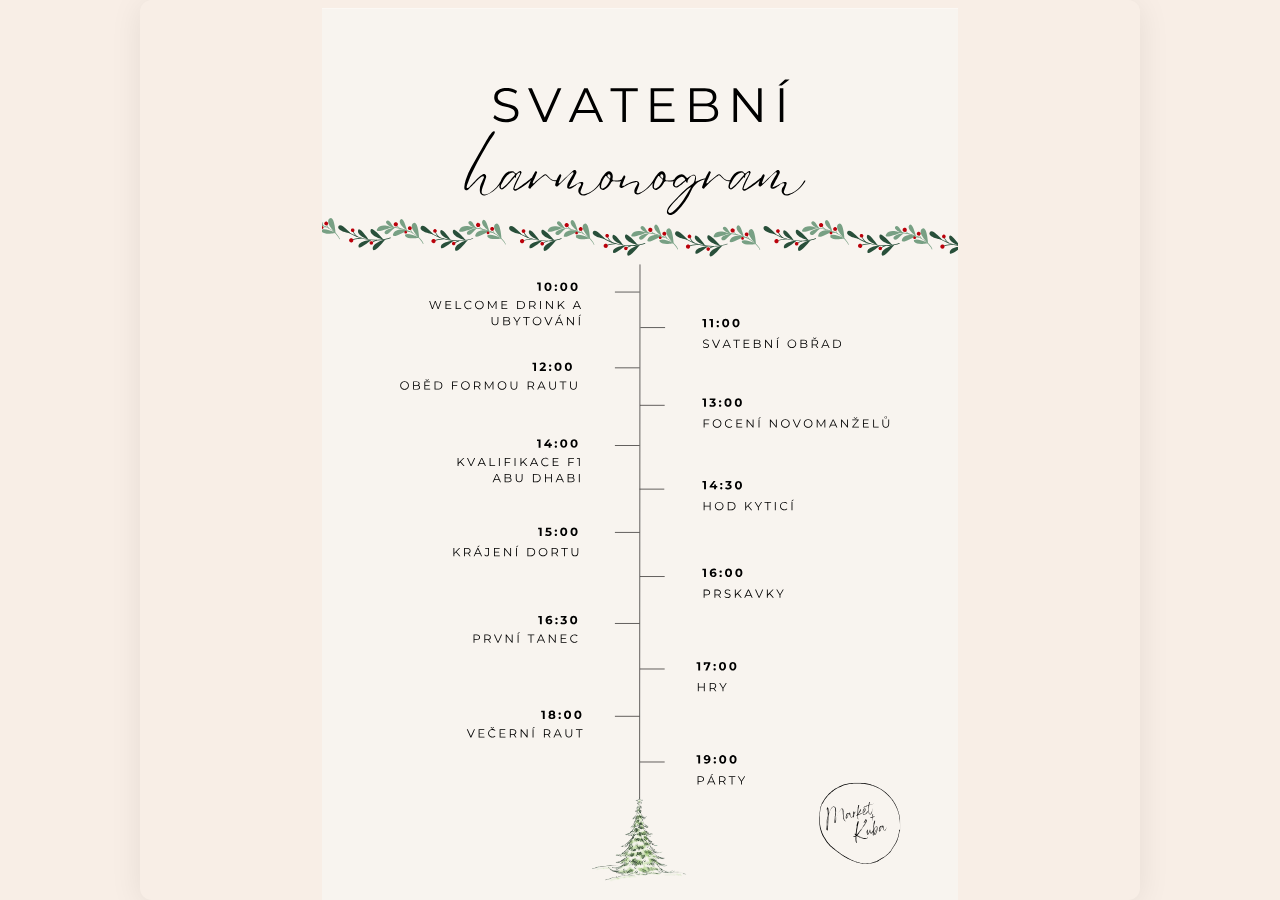
<file: harmonogram.html>
<!DOCTYPE html>
<html>
  <head>
    <meta charset="utf-8" />
    <title>Harmonogram</title>
    <style>
      body {
        min-height: 100vh;
        margin: 0;
        display: flex;
        justify-content: center;
        background: #f8eee6;
      }
      img {
        max-width: 98vw;
        height: max(100vh, 600px);
        object-fit: contain;
        box-shadow: 0 4px 32px rgba(0,0,0,0.08);
        border-radius: 12px;
      }
    </style>
  </head>
  <body>
    <img src="harmonogram.svg" alt="Harmonogram" height="1406" width="1000" />
  </body>
</html>
</file>
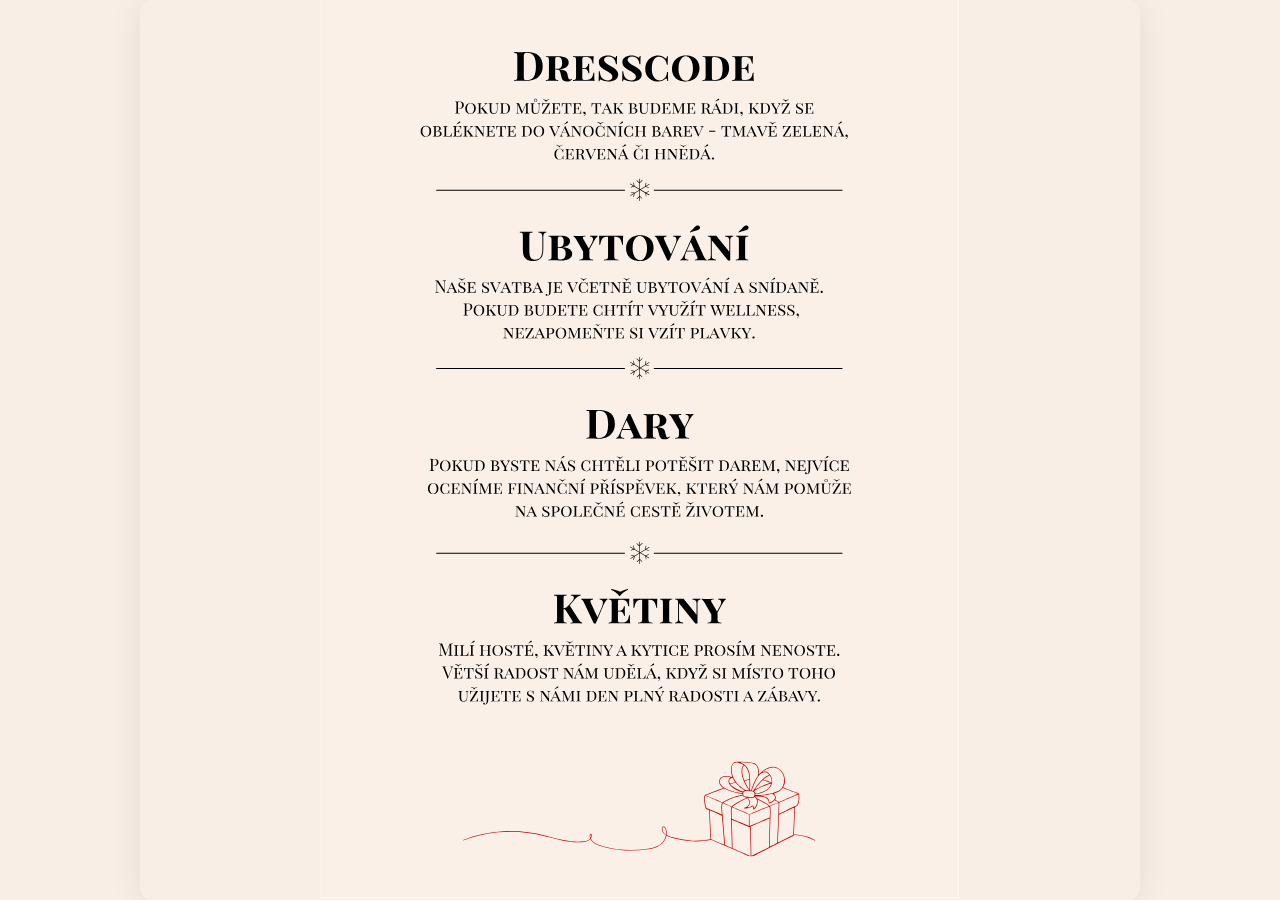
<file: information.html>
<!DOCTYPE html>
<html>
  <head>
    <meta charset="utf-8" />
    <title>Informace pro hosty</title>
    <style>
      body {
        min-height: 100vh;
        margin: 0;
        display: flex;
        justify-content: center;
        background: #f8eee6;
      }
      img {
        max-width: 98vw;
        height: max(100vh, 600px);
        object-fit: contain;
        box-shadow: 0 4px 32px rgba(0, 0, 0, 0.08);
        border-radius: 12px;
      }
    </style>
  </head>
  <body>
    <img src="informace_pro_hosty.svg" alt="Informace pro hosty" height="1406" width="1000" />
  </body>
</html>
</file>
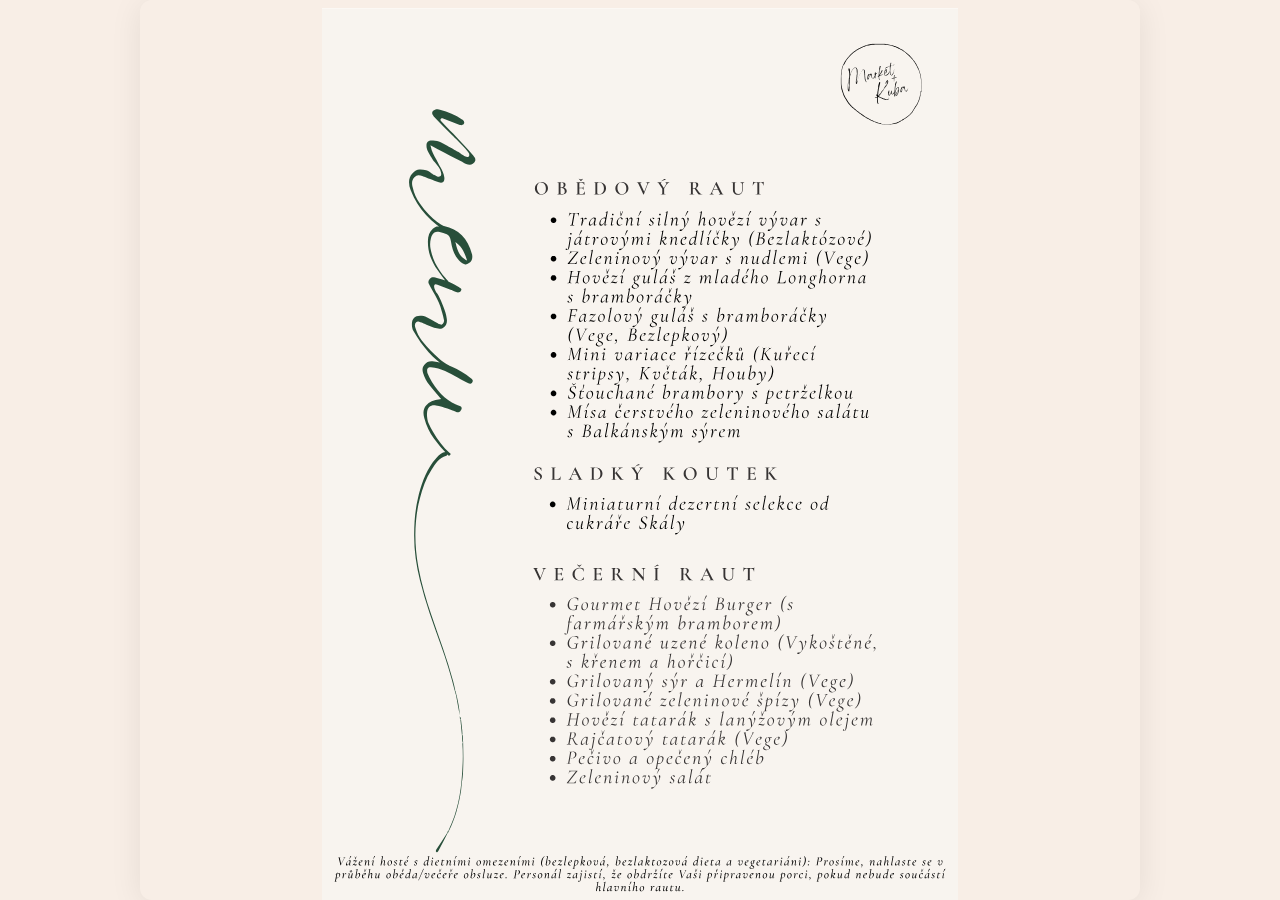
<file: menu.html>
<!DOCTYPE html>
<html>
  <head>
    <meta charset="utf-8" />
    <title>Menu</title>
    <style>
      body {
        min-height: 100vh;
        margin: 0;
        display: flex;
        justify-content: center;
        background: #f8eee6;
      }
      img {
        max-width: 98vw;
        height: max(100vh, 600px);
        object-fit: contain;
        box-shadow: 0 4px 32px rgba(0,0,0,0.08);
        border-radius: 12px;
      }
    </style>
  </head>
  <body>
    <img src="menu.svg" alt="Menu" height="1406" width="1000" />
  </body>
</html>
</file>
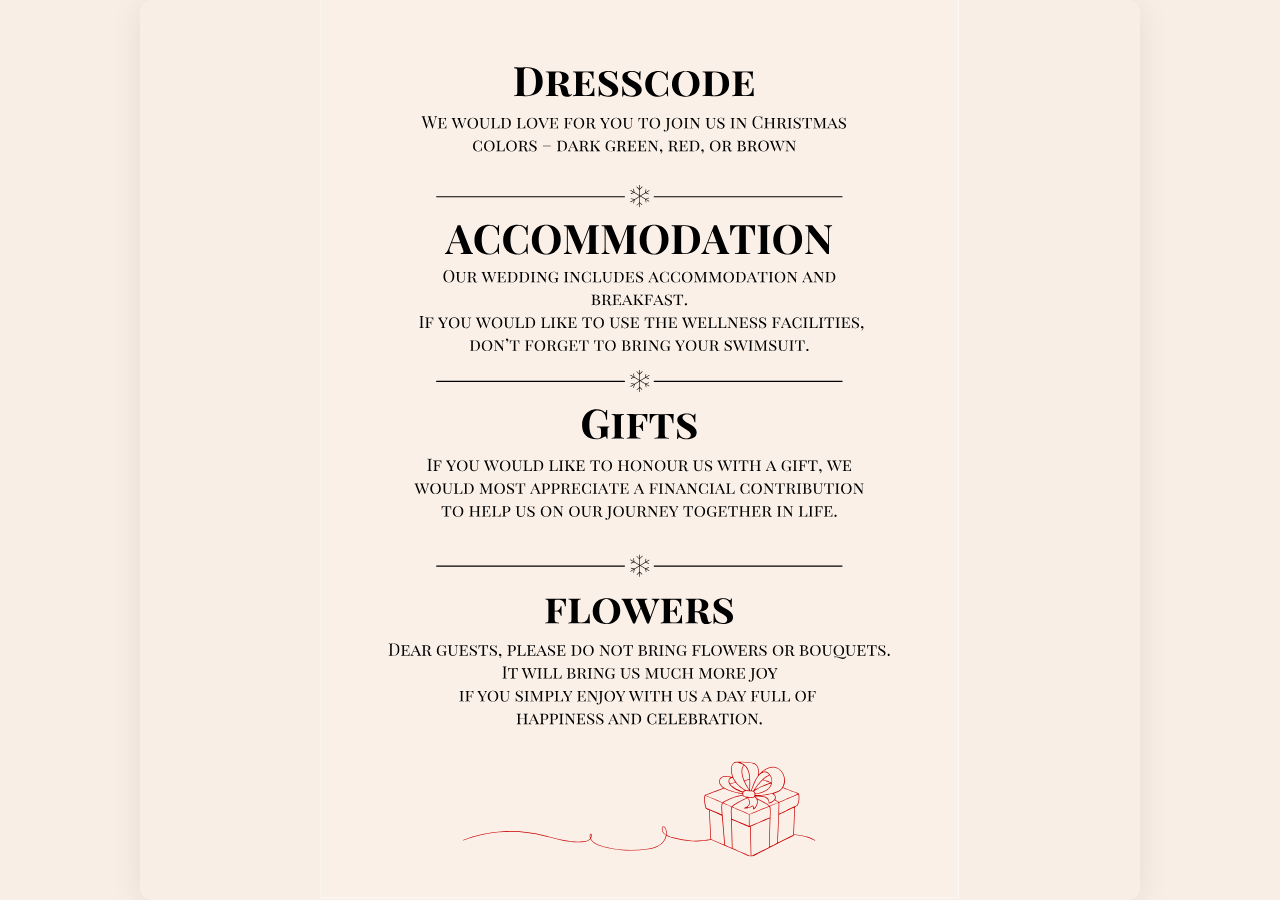
<file: en/information.html>
<!DOCTYPE html>
<html>
  <head>
    <meta charset="utf-8" />
    <title>Details for our guests</title>
    <style>
      body {
        min-height: 100vh;
        margin: 0;
        display: flex;
        justify-content: center;
        background: #f8eee6;
      }
      img {
        max-width: 98vw;
        height: max(100vh, 600px);
        object-fit: contain;
        box-shadow: 0 4px 32px rgba(0, 0, 0, 0.08);
        border-radius: 12px;
      }
    </style>
  </head>
  <body>
    <img src="information_for_guests.svg" alt="Details for our guests" height="1406" width="1000" />
  </body>
</html>
</file>
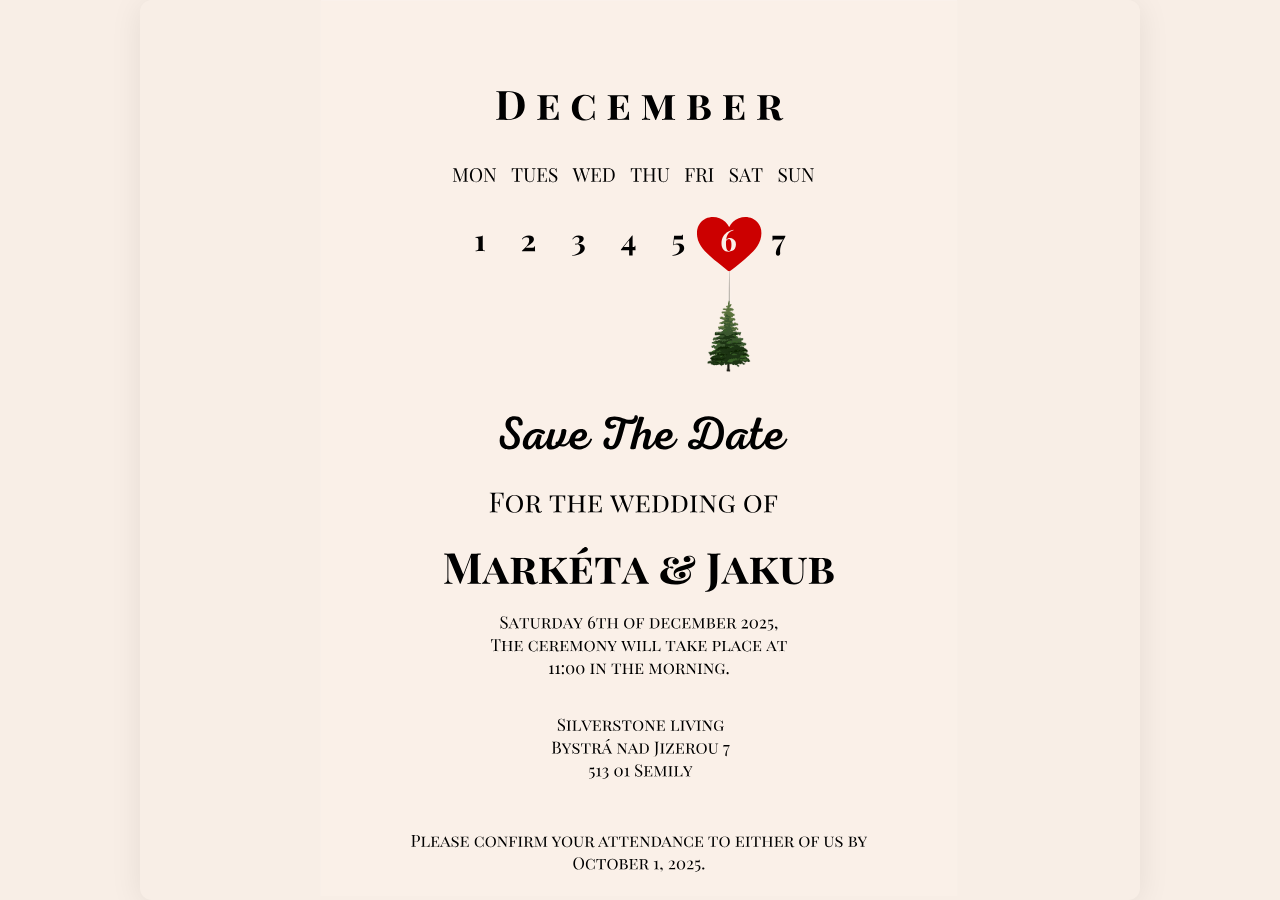
<file: en/invitation.html>
<!DOCTYPE html>
<html>
  <head>
    <meta charset="utf-8" />
    <title>Invitation to our wedding</title>
    <style>
      body {
        min-height: 100vh;
        margin: 0;
        display: flex;
        justify-content: center;
        background: #f8eee6;
      }
      img {
        max-width: 98vw;
        height: max(100vh, 600px);
        object-fit: contain;
        box-shadow: 0 4px 32px rgba(0, 0, 0, 0.08);
        border-radius: 12px;
      }
    </style>
  </head>
  <body>
    <img src="invitation.svg" alt="Wedding invitation" height="1406" width="1000" />
  </body>
</html>
</file>
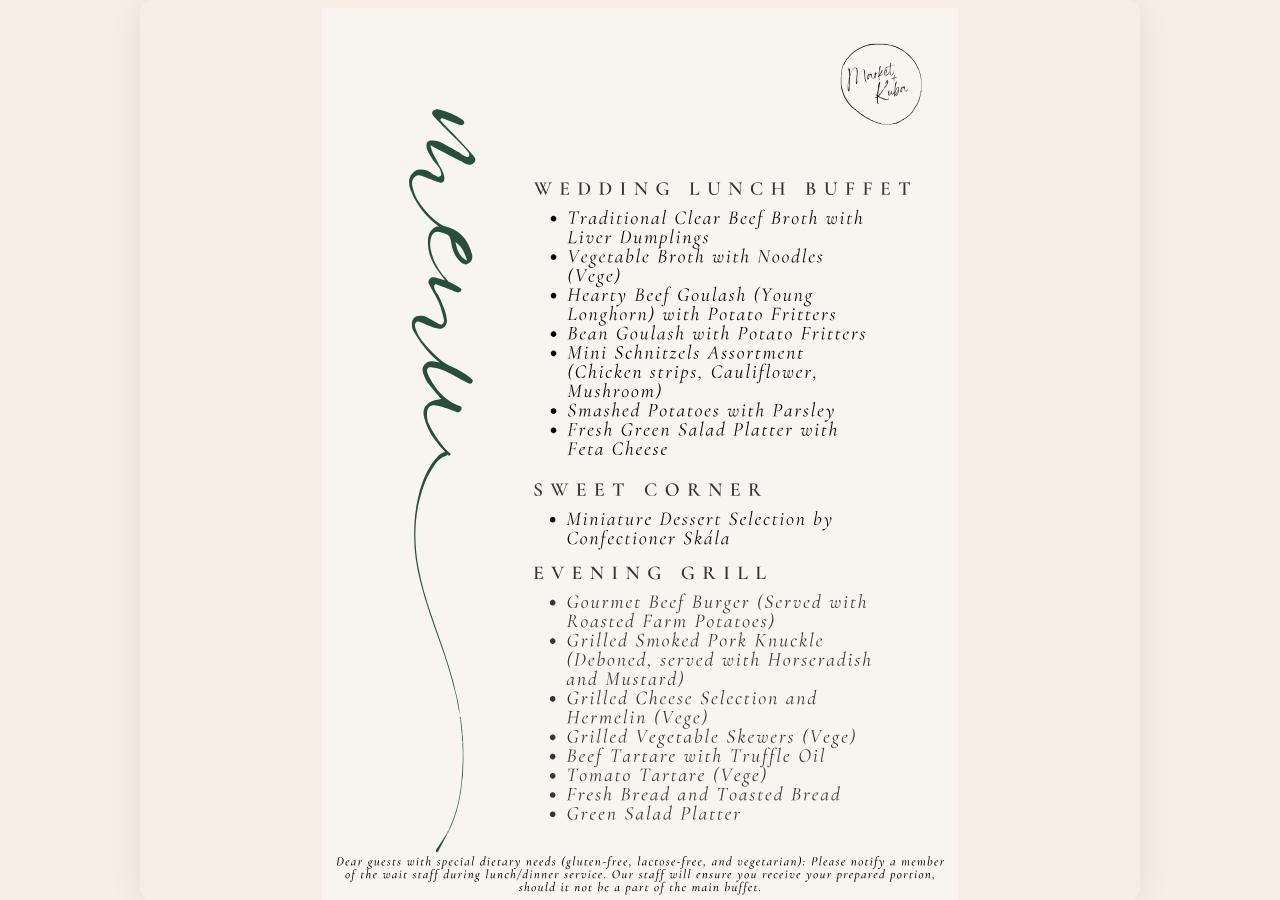
<file: en/menu.html>
<!DOCTYPE html>
<html>
  <head>
    <meta charset="utf-8" />
    <title>Daily menu</title>
    <style>
      body {
        min-height: 100vh;
        margin: 0;
        display: flex;
        justify-content: center;
        background: #f8eee6;
      }
      img {
        max-width: 98vw;
        height: max(100vh, 600px);
        object-fit: contain;
        box-shadow: 0 4px 32px rgba(0, 0, 0, 0.08);
        border-radius: 12px;
      }
    </style>
  </head>
  <body>
    <img src="menu.svg" alt="Menu" height="1406" width="1000" />
  </body>
</html>
</file>
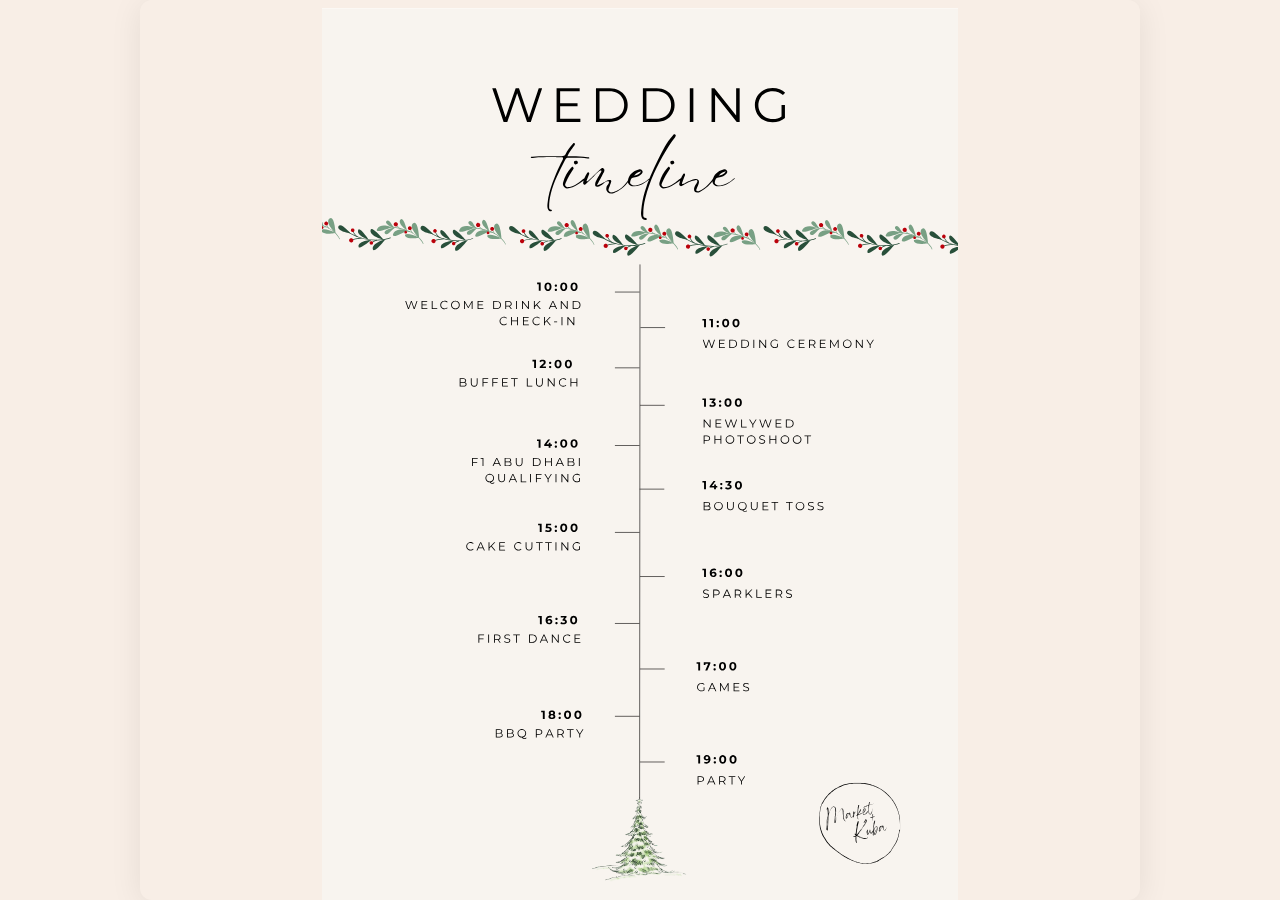
<file: en/schedule.html>
<!DOCTYPE html>
<html>
  <head>
    <meta charset="utf-8" />
    <title>Schedule</title>
    <style>
      body {
        min-height: 100vh;
        margin: 0;
        display: flex;
        justify-content: center;
        background: #f8eee6;
      }
      img {
        max-width: 98vw;
        height: max(100vh, 600px);
        object-fit: contain;
        box-shadow: 0 4px 32px rgba(0, 0, 0, 0.08);
        border-radius: 12px;
      }
    </style>
  </head>
  <body>
    <img src="schedule.svg" alt="Schedule" height="1406" width="1000" />
  </body>
</html>
</file>
